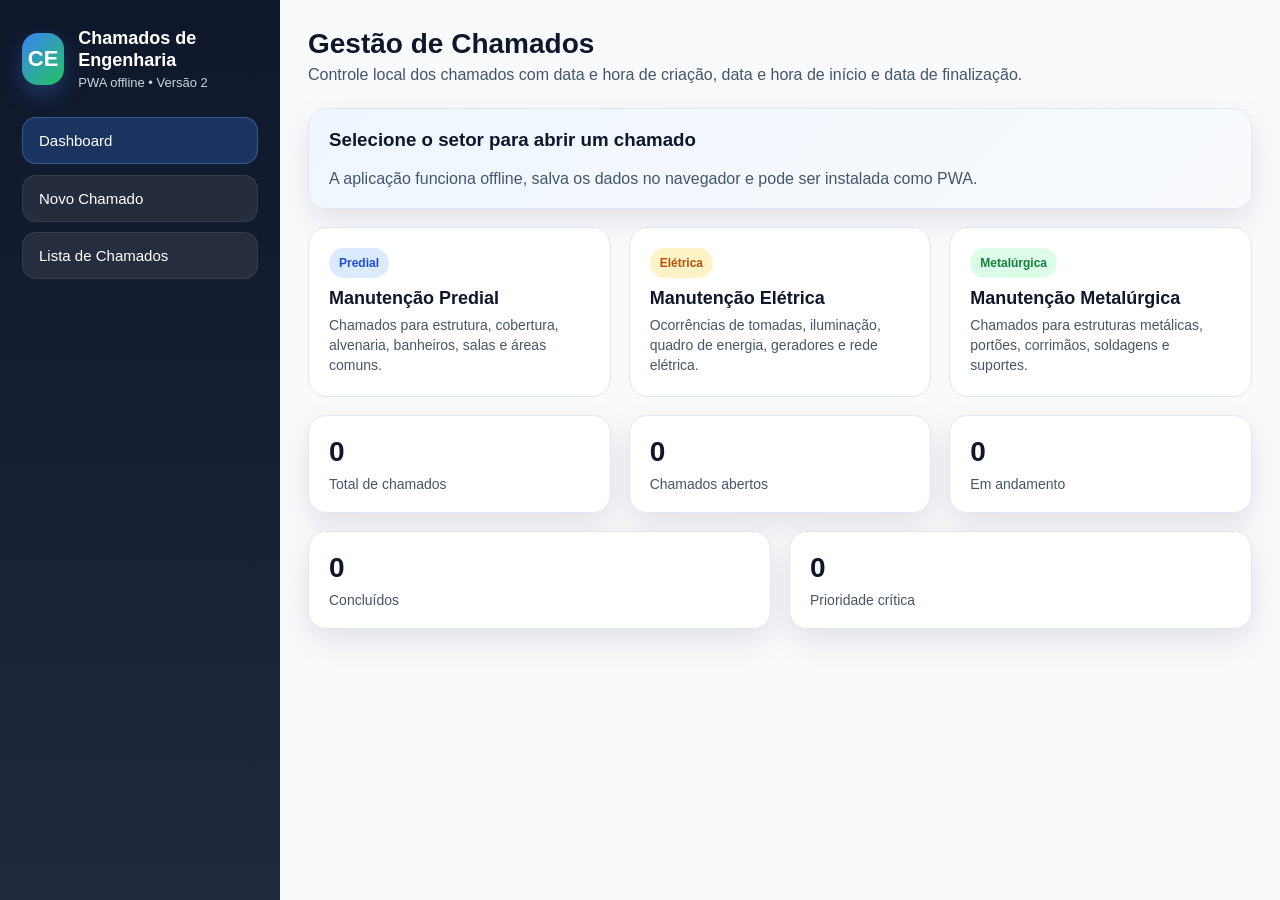
<file: src/index.html>
<!DOCTYPE html>
<html lang="pt-BR">
<head>
  <meta charset="UTF-8" />
  <meta name="viewport" content="width=device-width, initial-scale=1.0" />
  <meta name="theme-color" content="#0f172a" />
  <meta name="description" content="Sistema PWA de abertura e acompanhamento local de chamados de engenharia." />
  <title>Chamados de Engenharia • V3</title>
  <link rel="manifest" href="manifest.json" />
  <style>
    :root {
      --bg: #f8fafc;
      --surface: #ffffff;
      --surface-soft: #f1f5f9;
      --text: #0f172a;
      --muted: #475569;
      --primary: #1d4ed8;
      --primary-strong: #1e40af;
      --danger: #dc2626;
      --success: #16a34a;
      --warning: #d97706;
      --critical: #b91c1c;
      --shadow: 0 12px 30px rgba(15, 23, 42, 0.10);
      --radius: 18px;
      --radius-sm: 12px;
      --border: 1px solid #e2e8f0;
    }

    * { box-sizing: border-box; }
    html, body { margin: 0; padding: 0; font-family: Inter, Arial, sans-serif; background: var(--bg); color: var(--text); }
    body { min-height: 100vh; }

    .app-shell {
      display: grid;
      grid-template-columns: 280px 1fr;
      min-height: 100vh;
    }

    .sidebar {
      background: linear-gradient(180deg, #0f172a 0%, #1e293b 100%);
      color: white;
      padding: 28px 22px;
      position: sticky;
      top: 0;
      height: 100vh;
    }

    .brand {
      display: flex;
      gap: 14px;
      align-items: center;
      margin-bottom: 28px;
    }

    .brand-logo {
      width: 52px;
      height: 52px;
      border-radius: 16px;
      background: linear-gradient(135deg, #3b82f6, #22c55e);
      display: grid;
      place-items: center;
      font-weight: 700;
      font-size: 22px;
      box-shadow: 0 10px 22px rgba(59,130,246,.3);
    }

    .brand h1 {
      margin: 0;
      font-size: 18px;
      line-height: 1.2;
    }

    .brand span {
      display: block;
      color: #cbd5e1;
      font-size: 13px;
      margin-top: 4px;
    }

    .nav {
      display: grid;
      gap: 10px;
    }

    .nav button {
      width: 100%;
      text-align: left;
      background: rgba(255,255,255,.08);
      color: white;
      border: 1px solid rgba(255,255,255,.08);
      border-radius: 14px;
      padding: 14px 16px;
      font-size: 15px;
      cursor: pointer;
      transition: .2s ease;
    }

    .nav button:hover, .nav button.active {
      background: rgba(59,130,246,.25);
      border-color: rgba(96,165,250,.35);
      transform: translateY(-1px);
    }

    .content {
      padding: 28px;
    }

    .topbar {
      display: flex;
      justify-content: space-between;
      align-items: center;
      gap: 16px;
      margin-bottom: 24px;
      flex-wrap: wrap;
    }

    .topbar h2 {
      margin: 0;
      font-size: 28px;
    }

    .topbar p {
      margin: 6px 0 0;
      color: var(--muted);
    }

    .install-btn {
      background: linear-gradient(135deg, var(--primary), var(--primary-strong));
      color: white;
      border: none;
      padding: 12px 18px;
      border-radius: 14px;
      font-weight: 600;
      cursor: pointer;
      box-shadow: var(--shadow);
      display: none;
    }

    .grid {
      display: grid;
      gap: 18px;
    }

    .grid-3 { grid-template-columns: repeat(3, minmax(0, 1fr)); }
    .grid-2 { grid-template-columns: repeat(2, minmax(0, 1fr)); }

    .card {
      background: var(--surface);
      border-radius: var(--radius);
      box-shadow: var(--shadow);
      border: var(--border);
      padding: 20px;
    }

    .hero {
      background: linear-gradient(135deg, #eff6ff, #f8fafc);
      border: var(--border);
    }

    .sector-card {
      padding: 20px;
      border-radius: 18px;
      border: var(--border);
      background: var(--surface);
      cursor: pointer;
      transition: .2s ease;
    }

    .sector-card:hover {
      transform: translateY(-3px);
      box-shadow: var(--shadow);
    }

    .sector-title {
      font-size: 18px;
      font-weight: 700;
      margin: 10px 0 6px;
    }

    .sector-desc {
      color: var(--muted);
      font-size: 14px;
      line-height: 1.45;
    }

    .metric {
      display: grid;
      gap: 8px;
    }

    .metric-value {
      font-size: 28px;
      font-weight: 800;
    }

    .metric-label {
      color: var(--muted);
      font-size: 14px;
    }

    form {
      display: grid;
      gap: 16px;
    }

    .field-group {
      display: grid;
      gap: 8px;
    }

    label {
      font-weight: 600;
      font-size: 14px;
    }

    input, select, textarea {
      width: 100%;
      border: 1px solid #cbd5e1;
      border-radius: 14px;
      padding: 13px 14px;
      font-size: 15px;
      background: white;
      outline: none;
      transition: .2s ease;
    }

    input:focus, select:focus, textarea:focus {
      border-color: #60a5fa;
      box-shadow: 0 0 0 4px rgba(96,165,250,.15);
    }

    textarea { min-height: 120px; resize: vertical; }

    .actions {
      display: flex;
      gap: 12px;
      flex-wrap: wrap;
    }

    .btn {
      border: none;
      border-radius: 14px;
      padding: 13px 18px;
      font-weight: 700;
      cursor: pointer;
      transition: .2s ease;
    }

    .btn-primary {
      background: linear-gradient(135deg, var(--primary), var(--primary-strong));
      color: white;
    }

    .btn-secondary {
      background: var(--surface-soft);
      color: var(--text);
      border: var(--border);
    }

    .btn-danger {
      background: #fee2e2;
      color: #991b1b;
    }

    .btn:hover { transform: translateY(-1px); }

    .toolbar {
      display: flex;
      gap: 12px;
      flex-wrap: wrap;
      margin-bottom: 18px;
    }

    .toolbar > * { flex: 1 1 180px; }

    .ticket-list {
      display: grid;
      gap: 14px;
    }

    .ticket-card {
      display: grid;
      grid-template-columns: 1fr auto;
      gap: 16px;
      align-items: start;
      background: var(--surface);
      border: var(--border);
      border-radius: 18px;
      padding: 18px;
      box-shadow: var(--shadow);
    }

    .ticket-card h4 {
      margin: 0 0 8px;
      font-size: 18px;
    }

    .ticket-meta {
      display: flex;
      gap: 10px;
      flex-wrap: wrap;
      margin-bottom: 10px;
      color: var(--muted);
      font-size: 13px;
    }

    .timeline {
      display: grid;
      gap: 6px;
      margin: 12px 0;
    }

    .timeline-line {
      display: flex;
      gap: 8px;
      flex-wrap: wrap;
      color: var(--muted);
      font-size: 13px;
      align-items: center;
    }

    .timeline-line strong {
      color: var(--text);
      min-width: 145px;
      display: inline-block;
    }

    .ticket-desc {
      color: var(--muted);
      margin: 0;
      line-height: 1.45;
    }

    .badge {
      padding: 8px 10px;
      border-radius: 999px;
      font-size: 12px;
      font-weight: 700;
      display: inline-flex;
      align-items: center;
      gap: 6px;
    }

    .status-aberto { background: #dbeafe; color: #1d4ed8; }
    .status-andamento { background: #fef3c7; color: #b45309; }
    .status-concluido { background: #dcfce7; color: #15803d; }

    .priority-baixa { background: #e2e8f0; color: #334155; }
    .priority-media { background: #fef3c7; color: #92400e; }
    .priority-alta { background: #fee2e2; color: #b91c1c; }
    .priority-critica { background: #fecaca; color: #7f1d1d; }

    .thumb {
      width: 120px;
      height: 90px;
      object-fit: cover;
      border-radius: 14px;
      border: var(--border);
      margin-top: 8px;
      display: block;
    }

    .hidden { display: none !important; }

    dialog {
      border: none;
      border-radius: 20px;
      width: min(860px, 94vw);
      padding: 0;
      box-shadow: 0 30px 80px rgba(0,0,0,.25);
    }

    dialog::backdrop { background: rgba(15,23,42,.55); }

    .modal-header, .modal-body, .modal-footer {
      padding: 20px 22px;
    }

    .modal-header {
      border-bottom: var(--border);
      display: flex;
      justify-content: space-between;
      align-items: center;
      gap: 10px;
    }

    .modal-footer {
      border-top: var(--border);
      display: flex;
      justify-content: space-between;
      flex-wrap: wrap;
      gap: 12px;
    }

    .detail-grid {
      display: grid;
      grid-template-columns: repeat(2, minmax(0, 1fr));
      gap: 16px;
      margin-bottom: 18px;
    }

    .detail-item {
      background: var(--surface-soft);
      border-radius: 14px;
      padding: 14px;
      border: var(--border);
    }

    .detail-label {
      color: var(--muted);
      font-size: 12px;
      margin-bottom: 6px;
      text-transform: uppercase;
      letter-spacing: .03em;
    }

    .empty-state {
      text-align: center;
      padding: 36px 20px;
      color: var(--muted);
      background: var(--surface);
      border-radius: var(--radius);
      border: 2px dashed #cbd5e1;
    }

    .notice {
      background: #eff6ff;
      border: 1px solid #bfdbfe;
      color: #1e3a8a;
      border-radius: 14px;
      padding: 14px 16px;
      font-size: 14px;
      line-height: 1.5;
    }

    @media (max-width: 980px) {
      .app-shell { grid-template-columns: 1fr; }
      .sidebar { height: auto; position: static; }
      .grid-3, .grid-2, .detail-grid { grid-template-columns: 1fr; }
      .ticket-card { grid-template-columns: 1fr; }
      .content { padding: 18px; }
      .timeline-line strong { min-width: auto; }
    }
  </style>
</head>
<body>
  <div class="app-shell">
    <aside class="sidebar">
      <div class="brand">
        <div class="brand-logo">CE</div>
        <div>
          <h1>Chamados de Engenharia</h1>
          <span>PWA offline • Versão 2</span>
        </div>
      </div>

      <nav class="nav">
        <button class="active" data-view-btn="dashboard">Dashboard</button>
        <button data-view-btn="novo">Novo Chamado</button>
        <button data-view-btn="lista">Lista de Chamados</button>
      </nav>
    </aside>

    <main class="content">
      <div class="topbar">
        <div>
          <h2>Gestão de Chamados</h2>
          <p>Controle local dos chamados com data e hora de criação, data e hora de início e data de finalização.</p>
        </div>
        <button id="installButton" class="install-btn">Instalar aplicativo</button>
      </div>

      <section id="dashboardView" class="grid">
        <div class="card hero">
          <h3 style="margin-top:0">Selecione o setor para abrir um chamado</h3>
          <p style="color:var(--muted); margin-bottom:0">A aplicação funciona offline, salva os dados no navegador e pode ser instalada como PWA.</p>
        </div>

        <div class="grid grid-3">
          <div class="sector-card" onclick="selecionarSetor('Predial')">
            <div class="badge status-aberto">Predial</div>
            <div class="sector-title">Manutenção Predial</div>
            <div class="sector-desc">Chamados para estrutura, cobertura, alvenaria, banheiros, salas e áreas comuns.</div>
          </div>
          <div class="sector-card" onclick="selecionarSetor('Elétrica')">
            <div class="badge status-andamento">Elétrica</div>
            <div class="sector-title">Manutenção Elétrica</div>
            <div class="sector-desc">Ocorrências de tomadas, iluminação, quadro de energia, geradores e rede elétrica.</div>
          </div>
          <div class="sector-card" onclick="selecionarSetor('Metalúrgica')">
            <div class="badge status-concluido">Metalúrgica</div>
            <div class="sector-title">Manutenção Metalúrgica</div>
            <div class="sector-desc">Chamados para estruturas metálicas, portões, corrimãos, soldagens e suportes.</div>
          </div>
        </div>

        <div class="grid grid-3">
          <div class="card metric">
            <div class="metric-value" id="metricTotal">0</div>
            <div class="metric-label">Total de chamados</div>
          </div>
          <div class="card metric">
            <div class="metric-value" id="metricAbertos">0</div>
            <div class="metric-label">Chamados abertos</div>
          </div>
          <div class="card metric">
            <div class="metric-value" id="metricAndamento">0</div>
            <div class="metric-label">Em andamento</div>
          </div>
        </div>

        <div class="grid grid-2">
          <div class="card metric">
            <div class="metric-value" id="metricConcluidos">0</div>
            <div class="metric-label">Concluídos</div>
          </div>
          <div class="card metric">
            <div class="metric-value" id="metricCriticos">0</div>
            <div class="metric-label">Prioridade crítica</div>
          </div>
        </div>
      </section>

      <section id="novoView" class="hidden">
        <div class="card">
          <h3 style="margin-top:0">Novo chamado</h3>
          <p style="color:var(--muted)">Preencha os dados abaixo. A data e hora de criação serão registradas automaticamente ao salvar.</p>

          <form id="ticketForm">
            <div class="grid grid-2">
              <div class="field-group">
                <label for="setorPrincipal">Setor principal</label>
                <select id="setorPrincipal" required>
                  <option value="">Selecione</option>
                  <option>Predial</option>
                  <option>Elétrica</option>
                  <option>Metalúrgica</option>
                </select>
              </div>

              <div class="field-group">
                <label for="unidade">Identificação da Unidade</label>
                <input id="unidade" required placeholder="Ex.: Unidade 01 / Bloco A" />
              </div>
            </div>

            <div class="grid grid-2">
              <div class="field-group">
                <label for="setorProblema">Setor do Problema</label>
                <select id="setorProblema" required>
                  <option value="">Selecione o setor principal primeiro</option>
                </select>
              </div>

              <div class="field-group">
                <label for="tipoManutencao">Tipo de Manutenção</label>
                <select id="tipoManutencao" required>
                  <option value="">Selecione</option>
                  <option>Corretiva</option>
                  <option>Preventiva</option>
                  <option>Emergencial</option>
                  <option>Inspeção</option>
                  <option>Instalação</option>
                </select>
              </div>
            </div>

            <div class="grid grid-2">
              <div class="field-group">
                <label for="gravidade">Gravidade da Situação (Priorização)</label>
                <select id="gravidade" required>
                  <option value="">Selecione</option>
                  <option>Baixa</option>
                  <option>Média</option>
                  <option>Alta</option>
                  <option>Crítica</option>
                </select>
              </div>

              <div class="field-group">
                <label for="foto">Foto</label>
                <input id="foto" type="file" accept="image/*" capture="environment" />
              </div>
            </div>

            <div class="field-group">
              <label for="descricao">Descrição Detalhada</label>
              <textarea id="descricao" required placeholder="Descreva o problema encontrado, impacto e observações relevantes."></textarea>
            </div>

            <div class="notice">
              O chamado será criado com status <strong>Aberto</strong>. Quando ele for alterado para <strong>Em andamento</strong>, o sistema gravará a data e hora do início. Ao marcar como <strong>Concluído</strong>, o sistema registrará a data da finalização.
            </div>

            <div class="actions">
              <button type="submit" class="btn btn-primary">Salvar chamado</button>
              <button type="button" class="btn btn-secondary" onclick="switchView('dashboard'); resetarFormulario();">Cancelar</button>
            </div>
          </form>
        </div>
      </section>

      <section id="listaView" class="hidden">
        <div class="card">
          <h3 style="margin-top:0">Lista de chamados</h3>

          <div class="toolbar">
            <input id="busca" placeholder="Buscar por unidade, setor ou descrição" />
            <select id="filtroStatus">
              <option value="">Todos os status</option>
              <option>Aberto</option>
              <option>Em andamento</option>
              <option>Concluído</option>
            </select>
            <select id="filtroGravidade">
              <option value="">Todas as prioridades</option>
              <option>Baixa</option>
              <option>Média</option>
              <option>Alta</option>
              <option>Crítica</option>
            </select>
            <select id="filtroSetor">
              <option value="">Todos os setores</option>
              <option>Predial</option>
              <option>Elétrica</option>
              <option>Metalúrgica</option>
            </select>
          </div>

          <div class="actions" style="margin-bottom:16px; justify-content:flex-end;">
            <button class="btn btn-primary" style="flex:0 0 auto;" onclick="exportarListaPDF()">Exportar lista de chamados em PDF</button>
          </div>
          <div id="ticketList" class="ticket-list"></div>
        </div>
      </section>
    </main>
  </div>

  <dialog id="detailModal">
    <div class="modal-header">
      <div>
        <h3 style="margin:0">Detalhes do chamado</h3>
        <p id="modalTicketId" style="margin:6px 0 0; color:var(--muted)"></p>
      </div>
      <button class="btn btn-secondary" onclick="fecharModal()">Fechar</button>
    </div>

    <div class="modal-body">
      <div id="detailGrid" class="detail-grid"></div>

      <div class="field-group" style="margin-bottom:16px;">
        <label for="modalDescricao">Descrição detalhada</label>
        <div id="modalDescricao" class="detail-item" style="white-space:pre-wrap;"></div>
      </div>

      <img id="modalFoto" class="hidden" style="width:100%; max-height:360px; object-fit:cover; border-radius:18px; border:var(--border);" alt="Foto do chamado">
    </div>

    <div class="modal-footer">
      <div class="actions">
        <select id="modalStatusSelect">
          <option>Aberto</option>
          <option>Em andamento</option>
          <option>Concluído</option>
        </select>
        <button class="btn btn-primary" onclick="atualizarStatusModal()">Atualizar status</button>
      </div>

      <button class="btn btn-danger" onclick="excluirChamadoModal()">Excluir chamado</button>
    </div>
  </dialog>

  <script>
    const STORAGE_KEY = "chamados_engenharia_pwa_v3";
    const LEGACY_KEYS = ["chamados_engenharia_pwa_v2", "chamados_engenharia_pwa_v1"];
    let selectedTicketId = null;
    let deferredPrompt = null;
    let filteredTicketsCache = [];

    const setorProblemaMap = {
      "Predial": ["Banheiro", "Sala Administrativa", "Cobertura", "Corredor", "Almoxarifado"],
      "Elétrica": ["Tomadas", "Iluminação", "Quadro de Energia", "Gerador", "Rede Elétrica"],
      "Metalúrgica": ["Soldagem", "Portão", "Corrimão", "Estrutura Metálica", "Suporte Metálico"]
    };

    function migrateLegacyData() {
      if (localStorage.getItem(STORAGE_KEY)) return;

      for (const key of LEGACY_KEYS) {
        const raw = localStorage.getItem(key);
        if (!raw) continue;

        try {
          const parsed = JSON.parse(raw);
          const migrated = Array.isArray(parsed) ? parsed.map(item => ({
            ...item,
            criadoEm: item.criadoEm || new Date().toISOString(),
            iniciadoEm: item.iniciadoEm || (item.status === "Em andamento" || item.status === "Concluído" ? item.criadoEm || new Date().toISOString() : ""),
            finalizadoEm: normalizeLegacyDateTime(item.finalizadoEm, item.criadoEm, item.status)
          })) : [];

          localStorage.setItem(STORAGE_KEY, JSON.stringify(migrated));
          break;
        } catch (error) {
          console.error("Falha ao migrar dados legados:", error);
        }
      }
    }

    function getTickets() {
      return JSON.parse(localStorage.getItem(STORAGE_KEY) || "[]");
    }

    function saveTickets(tickets) {
      localStorage.setItem(STORAGE_KEY, JSON.stringify(tickets));
    }

    function uid() {
      return "CH-" + Date.now();
    }

    function formatDateTime(dateIso) {
      if (!dateIso) return "—";
      return new Date(dateIso).toLocaleString("pt-BR");
    }

    function formatDateOnly(dateIso) {
      if (!dateIso) return "—";
      const date = new Date(dateIso);
      if (Number.isNaN(date.getTime())) return dateIso;
      return date.toLocaleDateString("pt-BR");
    }

    function toDateOnly(dateIso) {
      if (!dateIso) return "";
      const date = new Date(dateIso);
      if (Number.isNaN(date.getTime())) return "";
      return date.toISOString().split("T")[0];
    }


    function normalizeLegacyDateTime(value, fallbackIso, status) {
      if (!value) {
        return status === "Concluído" ? (fallbackIso || new Date().toISOString()) : "";
      }
      if (/^\d{4}-\d{2}-\d{2}$/.test(value)) {
        return `${value}T00:00:00`;
      }
      const date = new Date(value);
      return Number.isNaN(date.getTime()) ? (fallbackIso || "") : date.toISOString();
    }

    function badgeStatusClass(status) {
      if (status === "Em andamento") return "status-andamento";
      if (status === "Concluído") return "status-concluido";
      return "status-aberto";
    }

    function badgePriorityClass(priority) {
      return {
        "Baixa": "priority-baixa",
        "Média": "priority-media",
        "Alta": "priority-alta",
        "Crítica": "priority-critica"
      }[priority] || "priority-baixa";
    }

    function switchView(view) {
      const views = {
        dashboard: document.getElementById("dashboardView"),
        novo: document.getElementById("novoView"),
        lista: document.getElementById("listaView")
      };

      Object.entries(views).forEach(([key, el]) => {
        el.classList.toggle("hidden", key !== view);
      });

      document.querySelectorAll("[data-view-btn]").forEach(btn => {
        btn.classList.toggle("active", btn.dataset.viewBtn === view);
      });

      if (view === "lista") renderTicketList();
      if (view === "dashboard") renderMetrics();
    }

    document.querySelectorAll("[data-view-btn]").forEach(btn => {
      btn.addEventListener("click", () => switchView(btn.dataset.viewBtn));
    });

    function selecionarSetor(setor) {
      switchView("novo");
      document.getElementById("setorPrincipal").value = setor;
      popularSetorProblema(setor);
    }

    function popularSetorProblema(setor) {
      const select = document.getElementById("setorProblema");
      select.innerHTML = '<option value="">Selecione</option>';

      (setorProblemaMap[setor] || []).forEach(item => {
        const option = document.createElement("option");
        option.value = item;
        option.textContent = item;
        select.appendChild(option);
      });
    }

    document.getElementById("setorPrincipal").addEventListener("change", (e) => {
      popularSetorProblema(e.target.value);
    });

    function resetarFormulario() {
      document.getElementById("ticketForm").reset();
      document.getElementById("setorProblema").innerHTML = '<option value="">Selecione o setor principal primeiro</option>';
    }

    document.getElementById("ticketForm").addEventListener("submit", async (event) => {
      event.preventDefault();

      const fotoInput = document.getElementById("foto");
      let fotoBase64 = "";

      if (fotoInput.files[0]) {
        fotoBase64 = await fileToBase64(fotoInput.files[0]);
      }

      const criadoEm = new Date().toISOString();

      const ticket = {
        id: uid(),
        setorPrincipal: document.getElementById("setorPrincipal").value,
        unidade: document.getElementById("unidade").value.trim(),
        setorProblema: document.getElementById("setorProblema").value,
        tipoManutencao: document.getElementById("tipoManutencao").value,
        gravidade: document.getElementById("gravidade").value,
        status: "Aberto",
        descricao: document.getElementById("descricao").value.trim(),
        foto: fotoBase64,
        criadoEm,
        iniciadoEm: "",
        finalizadoEm: ""
      };

      const tickets = getTickets();
      tickets.unshift(ticket);
      saveTickets(tickets);

      resetarFormulario();
      renderMetrics();
      switchView("lista");
      alert("Chamado salvo com sucesso.");
    });

    function fileToBase64(file) {
      return new Promise((resolve, reject) => {
        const reader = new FileReader();
        reader.onload = () => resolve(reader.result);
        reader.onerror = reject;
        reader.readAsDataURL(file);
      });
    }

    function renderMetrics() {
      const tickets = getTickets();
      document.getElementById("metricTotal").textContent = tickets.length;
      document.getElementById("metricAbertos").textContent = tickets.filter(t => t.status === "Aberto").length;
      document.getElementById("metricAndamento").textContent = tickets.filter(t => t.status === "Em andamento").length;
      document.getElementById("metricConcluidos").textContent = tickets.filter(t => t.status === "Concluído").length;
      document.getElementById("metricCriticos").textContent = tickets.filter(t => t.gravidade === "Crítica").length;
    }

    function getFilteredTickets() {
      const tickets = getTickets();
      const busca = document.getElementById("busca").value.toLowerCase().trim();
      const filtroStatus = document.getElementById("filtroStatus").value;
      const filtroGravidade = document.getElementById("filtroGravidade").value;
      const filtroSetor = document.getElementById("filtroSetor").value;

      return tickets.filter(ticket => {
        const target = [ticket.unidade, ticket.setorPrincipal, ticket.setorProblema, ticket.descricao, ticket.id].join(" ").toLowerCase();
        return (!busca || target.includes(busca))
          && (!filtroStatus || ticket.status === filtroStatus)
          && (!filtroGravidade || ticket.gravidade === filtroGravidade)
          && (!filtroSetor || ticket.setorPrincipal === filtroSetor);
      });
    }

    function renderTicketList() {
      const list = document.getElementById("ticketList");
      const filtered = getFilteredTickets();
      filteredTicketsCache = filtered;

      if (!filtered.length) {
        list.innerHTML = '<div class="empty-state">Nenhum chamado encontrado com os filtros atuais.</div>';
        return;
      }

      list.innerHTML = filtered.map(ticket => `
        <article class="ticket-card">
          <div>
            <h4>${ticket.unidade} • ${ticket.setorPrincipal}</h4>
            <div class="ticket-meta">
              <span>${ticket.id}</span>
              <span>${ticket.setorProblema}</span>
              <span>${ticket.tipoManutencao}</span>
            </div>

            <div style="display:flex; gap:8px; flex-wrap:wrap; margin-bottom:10px;">
              <span class="badge ${badgeStatusClass(ticket.status)}">${ticket.status}</span>
              <span class="badge ${badgePriorityClass(ticket.gravidade)}">${ticket.gravidade}</span>
            </div>

            <div class="timeline">
              <div class="timeline-line"><strong>Criação:</strong> <span>${formatDateTime(ticket.criadoEm)}</span></div>
              <div class="timeline-line"><strong>Início:</strong> <span>${formatDateTime(ticket.iniciadoEm)}</span></div>
              <div class="timeline-line"><strong>Finalização:</strong> <span>${formatDateTime(ticket.finalizadoEm)}</span></div>
            </div>

            <p class="ticket-desc">${ticket.descricao}</p>
            ${ticket.foto ? `<img class="thumb" src="${ticket.foto}" alt="Foto do chamado">` : ""}
          </div>
          <div class="actions">
            <button class="btn btn-secondary" onclick="abrirDetalhes('${ticket.id}')">Detalhes</button>
          </div>
        </article>
      `).join("");
    }

    ["busca", "filtroStatus", "filtroGravidade", "filtroSetor"].forEach(id => {
      document.getElementById(id).addEventListener("input", renderTicketList);
      document.getElementById(id).addEventListener("change", renderTicketList);
    });


    function exportarListaPDF() {
      const tickets = getFilteredTickets();
      if (!tickets.length) {
        alert("Não há chamados para exportar com os filtros atuais.");
        return;
      }

      const rows = tickets.map(ticket => `
        <tr>
          <td>${ticket.id}</td>
          <td>${ticket.unidade}</td>
          <td>${ticket.setorPrincipal}</td>
          <td>${ticket.setorProblema}</td>
          <td>${ticket.tipoManutencao}</td>
          <td>${ticket.gravidade}</td>
          <td>${ticket.status}</td>
          <td>${formatDateTime(ticket.criadoEm)}</td>
          <td>${formatDateTime(ticket.iniciadoEm)}</td>
          <td>${formatDateTime(ticket.finalizadoEm)}</td>
        </tr>
      `).join("");

      const popup = window.open("", "_blank");
      if (!popup) {
        alert("O navegador bloqueou a janela de exportação. Libere pop-ups para continuar.");
        return;
      }

      popup.document.write(`
        <!DOCTYPE html>
        <html lang="pt-BR">
        <head>
          <meta charset="UTF-8" />
          <title>Lista de Chamados</title>
          <style>
            body { font-family: Arial, sans-serif; margin: 24px; color: #0f172a; }
            h1 { margin: 0 0 6px; font-size: 22px; }
            p { margin: 0 0 16px; color: #475569; }
            table { width: 100%; border-collapse: collapse; font-size: 12px; }
            th, td { border: 1px solid #cbd5e1; padding: 8px; text-align: left; vertical-align: top; }
            th { background: #e2e8f0; }
            .footer { margin-top: 12px; font-size: 11px; color: #475569; }
            @page { size: A4 landscape; margin: 12mm; }
          </style>
        </head>
        <body>
          <h1>Lista de Chamados de Engenharia</h1>
          <p>Exportado em ${new Date().toLocaleString("pt-BR")}</p>
          <table>
            <thead>
              <tr>
                <th>ID</th>
                <th>Unidade</th>
                <th>Setor</th>
                <th>Problema</th>
                <th>Manutenção</th>
                <th>Prioridade</th>
                <th>Status</th>
                <th>Criação</th>
                <th>Início</th>
                <th>Finalização</th>
              </tr>
            </thead>
            <tbody>${rows}</tbody>
          </table>
          <div class="footer">Use a opção "Salvar como PDF" na janela de impressão.</div>
          <script>
            window.onload = function() {
              window.print();
            };
          <\/script>
        </body>
        </html>
      `);
      popup.document.close();
    }

    function abrirDetalhes(id) {
      const ticket = getTickets().find(t => t.id === id);
      if (!ticket) return;

      selectedTicketId = id;
      document.getElementById("modalTicketId").textContent = ticket.id;
      document.getElementById("modalDescricao").textContent = ticket.descricao;
      document.getElementById("modalStatusSelect").value = ticket.status;

      const detailEntries = [
        ["Setor principal", ticket.setorPrincipal],
        ["Unidade", ticket.unidade],
        ["Setor do problema", ticket.setorProblema],
        ["Tipo de manutenção", ticket.tipoManutencao],
        ["Prioridade", ticket.gravidade],
        ["Status", ticket.status],
        ["Data e hora da criação", formatDateTime(ticket.criadoEm)],
        ["Data e hora do início", formatDateTime(ticket.iniciadoEm)],
        ["Data e hora da finalização", formatDateTime(ticket.finalizadoEm)]
      ];

      document.getElementById("detailGrid").innerHTML = detailEntries.map(([label, value]) => `
        <div class="detail-item">
          <div class="detail-label">${label}</div>
          <div>${value || "—"}</div>
        </div>
      `).join("");

      const modalFoto = document.getElementById("modalFoto");
      if (ticket.foto) {
        modalFoto.src = ticket.foto;
        modalFoto.classList.remove("hidden");
      } else {
        modalFoto.classList.add("hidden");
      }

      document.getElementById("detailModal").showModal();
    }

    function fecharModal() {
      document.getElementById("detailModal").close();
    }

    function atualizarStatusModal() {
      const tickets = getTickets();
      const index = tickets.findIndex(t => t.id === selectedTicketId);
      if (index === -1) return;

      const novoStatus = document.getElementById("modalStatusSelect").value;
      const ticket = tickets[index];
      const agora = new Date().toISOString();

      ticket.status = novoStatus;

      if (novoStatus === "Em andamento") {
        ticket.iniciadoEm = ticket.iniciadoEm || agora;
        ticket.finalizadoEm = "";
      }

      if (novoStatus === "Concluído") {
        ticket.iniciadoEm = ticket.iniciadoEm || agora;
        ticket.finalizadoEm = agora;
      }

      if (novoStatus === "Aberto") {
        ticket.iniciadoEm = "";
        ticket.finalizadoEm = "";
      }

      tickets[index] = ticket;
      saveTickets(tickets);
      fecharModal();
      renderMetrics();
      renderTicketList();
      alert("Status atualizado.");
    }

    function excluirChamadoModal() {
      if (!selectedTicketId) return;
      const tickets = getTickets().filter(t => t.id !== selectedTicketId);
      saveTickets(tickets);
      fecharModal();
      renderMetrics();
      renderTicketList();
      alert("Chamado excluído.");
    }

    window.addEventListener("beforeinstallprompt", (event) => {
      event.preventDefault();
      deferredPrompt = event;
      document.getElementById("installButton").style.display = "inline-flex";
    });

    document.getElementById("installButton").addEventListener("click", async () => {
      if (!deferredPrompt) return;
      deferredPrompt.prompt();
      await deferredPrompt.userChoice;
      deferredPrompt = null;
      document.getElementById("installButton").style.display = "none";
    });

    if ("serviceWorker" in navigator) {
      window.addEventListener("load", () => {
        navigator.serviceWorker.register("./service-worker.js");
      });
    }

    migrateLegacyData();
    renderMetrics();
    switchView("dashboard");
  </script>
</body>
</html>
</file>
